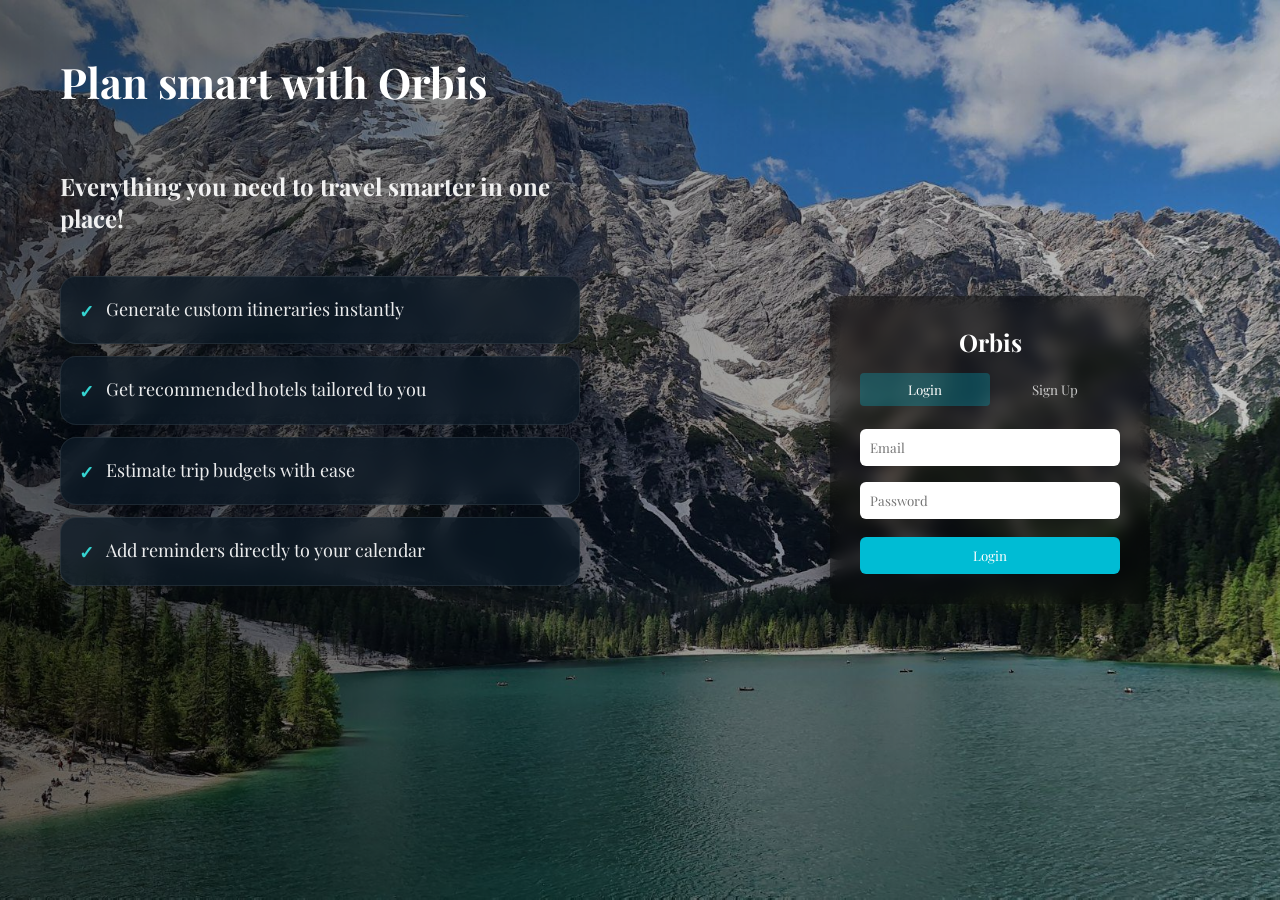
<file: client/index.html>
<!DOCTYPE html>
<html lang="en">
<head>
    <meta charset="UTF-8">
    <meta name="viewport" content="width=device-width, initial-scale=1.0">
    <title>Orbis</title>

    <link rel="stylesheet" href="css/style.css">
</head>

<body>

    <div class="overlay"></div>

    <div class="container">

        <!-- LEFT TEXT -->
        <div class="left">
            <h1>Plan smart with Orbis</h1>
            <br>
            <br>

            <div class="feature-list">
                <h2>Everything you need to travel smarter in one place!</h2>
                 <br>
                 <br>
                <ul>
                    <li>Generate custom itineraries instantly</li>
                    <li>Get recommended hotels tailored to you</li>
                    <li>Estimate trip budgets with ease</li>
                    <li>Add reminders directly to your calendar</li>
                </ul>
            </div>
        </div>

        <!-- RIGHT LOGIN -->
        <div class="right">
            <div class="login-box">

                <h2 class="logo">Orbis</h2>

                <div class="toggle">
                    <button id="loginBtn" class="active">Login</button>
                    <button id="signupBtn">Sign Up</button>
                </div>

                <!-- LOGIN -->
                <form id="loginForm">
                    <input type="email" placeholder="Email" required>
                    <input type="password" placeholder="Password" required>
                    <button type="submit">Login</button>
                </form>

                <!-- SIGNUP -->
                <form id="signupForm" class="hidden">
                    <input type="text" placeholder="Name" required>
                    <input type="email" placeholder="Email" required>
                    <input type="password" placeholder="Password" required>
                    <button type="submit">Sign Up</button>
                </form>

            </div>
        </div>

    </div>

    <script src="js/main.js"></script>
</body>
</html>
</file>
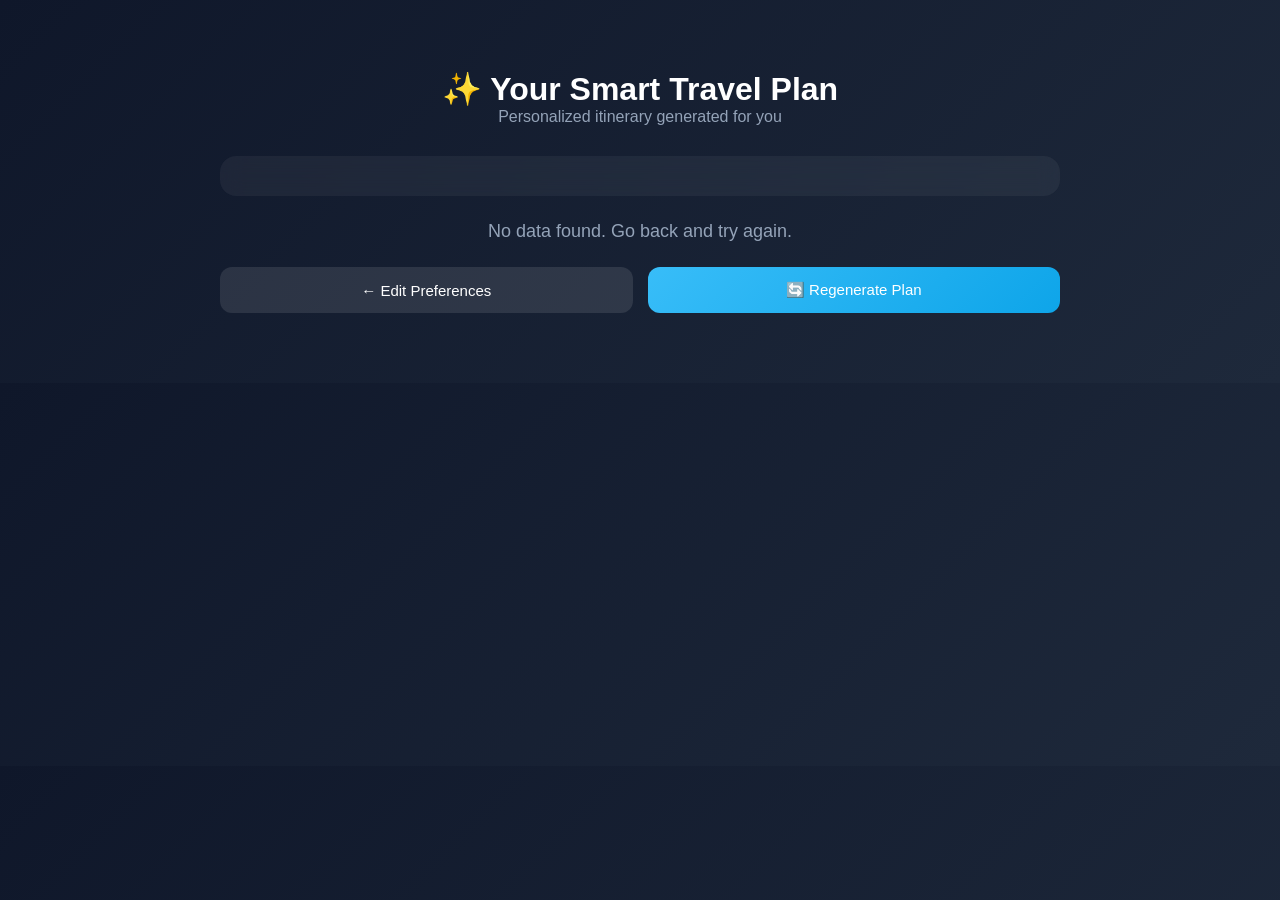
<file: client/pages/iternary.html>
<!DOCTYPE html>
<html lang="en">
<head>
<meta charset="UTF-8">
<meta name="viewport" content="width=device-width, initial-scale=1.0">
<title>Orbis - Itinerary</title>

<style>
* {
    margin: 0;
    padding: 0;
    box-sizing: border-box;
}

body {
    font-family: 'Segoe UI', sans-serif;
    background: linear-gradient(135deg, #0f172a, #1e293b);
    color: white;
}

/* Container */
.container {
    max-width: 900px;
    margin: 40px auto;
    padding: 30px;
}

/* Header */
.header {
    text-align: center;
    margin-bottom: 30px;
}

.header h1 {
    font-size: 32px;
}

.header p {
    color: #94a3b8;
}

/* Summary Card */
.summary {
    background: rgba(255,255,255,0.05);
    padding: 20px;
    border-radius: 16px;
    margin-bottom: 25px;
    backdrop-filter: blur(10px);
}

/* Day Cards */
.day {
    background: rgba(255,255,255,0.06);
    padding: 20px;
    border-radius: 14px;
    margin-bottom: 15px;
    transition: 0.3s;
}

.day:hover {
    transform: translateY(-4px);
    background: rgba(255,255,255,0.1);
}

.day h3 {
    margin-bottom: 10px;
    color: #38bdf8;
}

/* Buttons */
.button-group {
    margin-top: 25px;
    display: flex;
    gap: 15px;
}

.btn {
    flex: 1;
    padding: 14px;
    border-radius: 12px;
    border: none;
    font-size: 15px;
    cursor: pointer;
    transition: 0.3s;
}

/* Primary Button */
.btn-primary {
    background: linear-gradient(135deg, #38bdf8, #0ea5e9);
    color: white;
}

.btn-primary:hover {
    transform: scale(1.05);
}

/* Secondary Button */
.btn-secondary {
    background: rgba(255,255,255,0.1);
    color: white;
}

.btn-secondary:hover {
    background: rgba(255,255,255,0.2);
}

/* Loading */
.loading {
    text-align: center;
    font-size: 18px;
    color: #94a3b8;
}
</style>
</head>

<body>

<div class="container">

    <!-- Header -->
    <div class="header">
        <h1>✨ Your Smart Travel Plan</h1>
        <p>Personalized itinerary generated for you</p>
    </div>

    <!-- Summary -->
    <div id="summary" class="summary"></div>

    <!-- Loading -->
    <div id="loading" class="loading">Generating your plan... 🤖</div>

    <!-- Itinerary -->
    <div id="itinerary"></div>

    <!-- Buttons -->
    <div class="button-group">
        <button class="btn btn-secondary" onclick="goBack()">← Edit Preferences</button>
        <button class="btn btn-primary" onclick="regenerate()">🔄 Regenerate Plan</button>
    </div>

</div>

<script>
let data = JSON.parse(localStorage.getItem("travelData"));

if(!data){
    document.getElementById("loading").innerHTML = "No data found. Go back and try again.";
} else {

    // Summary Section
    document.getElementById("summary").innerHTML = `
        <h2>${data.destination}</h2>
        <p>${data.days} Days • ₹${data.budget}/day • ${data.vibe}</p>
    `;

    function generatePlan(data){
        let output = "";

        for(let i = 1; i <= data.days; i++){

            let activity = "";
            if(data.vibe === "Adventure"){
                activity = "Trekking, water sports, adventure parks";
            } else if(data.vibe === "Culture"){
                activity = "Museums, temples, historical sites";
            } else {
                activity = "Beaches, cafes, relaxation spots";
            }

            let food = "";
            if(data.food === "Vegetarian"){
                food = "Try vegetarian local meals";
            } else if(data.food === "Vegan"){
                food = "Visit vegan-friendly cafes";
            } else {
                food = "Enjoy local cuisine";
            }

            output += `
            <div class="day">
                <h3>Day ${i}</h3>
                <p>📍 ${data.destination}</p>
                <p>🏃 ${activity}</p>
                <p>🍽 ${food}</p>
                <p>💰 ₹${data.budget} budget</p>
            </div>
            `;
        }

        return output;
    }

    // Simulate AI delay
    setTimeout(() => {
        document.getElementById("loading").style.display = "none";
        document.getElementById("itinerary").innerHTML = generatePlan(data);
    }, 1200);
}

// Buttons
function goBack(){
    window.location.href = "preferences.html";
}

function regenerate(){
    location.reload();
}
</script>

</body>
</html>
</file>
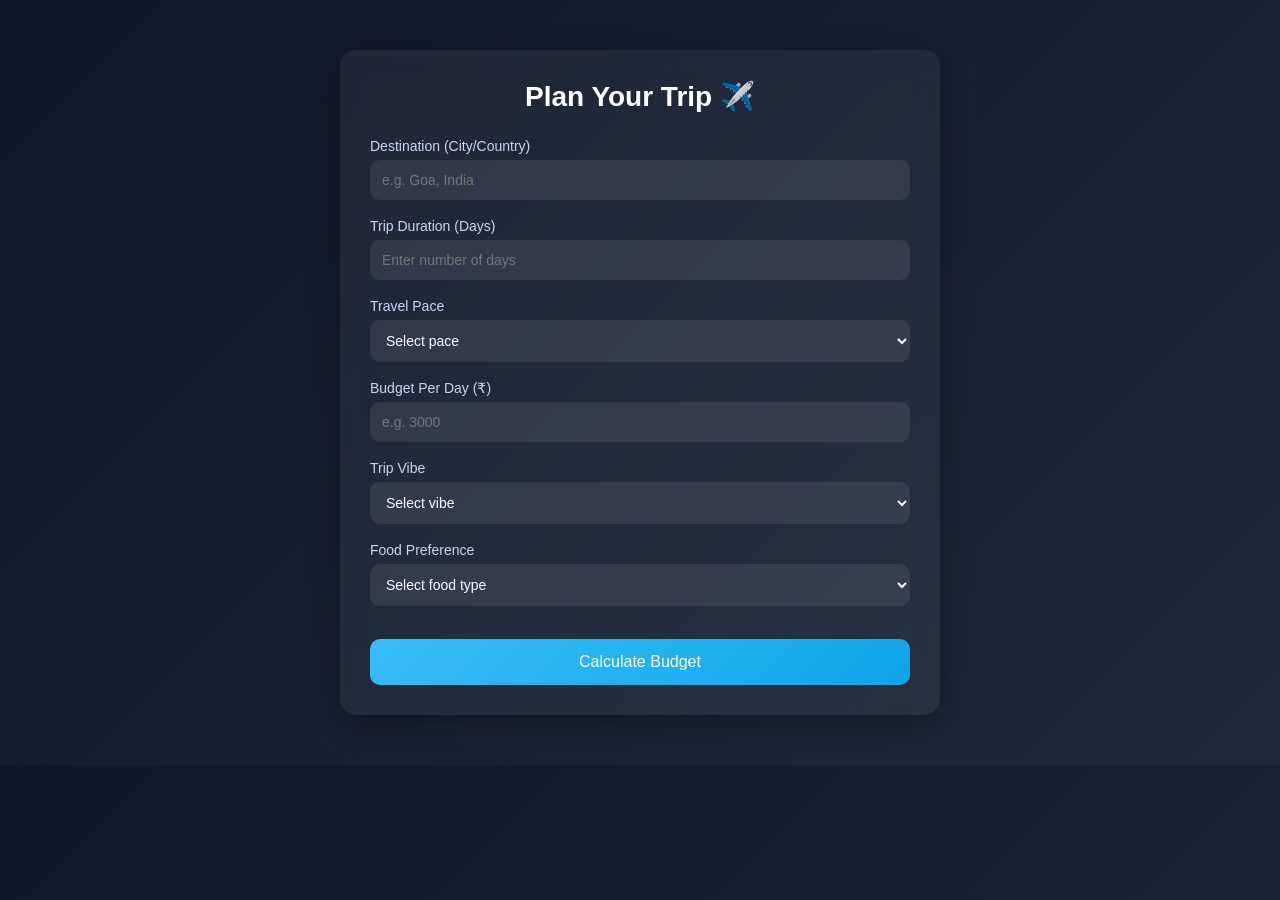
<file: client/pages/preferance.html>
<!DOCTYPE html>
<html lang="en">
<head>
<meta charset="UTF-8">
<meta name="viewport" content="width=device-width, initial-scale=1.0">
<title>Orbis - Preferences</title>

<style>
* {
    margin: 0;
    padding: 0;
    box-sizing: border-box;
}

body {
    font-family: 'Segoe UI', sans-serif;
    background: linear-gradient(135deg, #0f172a, #1e293b);
    color: white;
}

/* Container */
.container {
    max-width: 600px;
    margin: 50px auto;
    padding: 30px;
    border-radius: 16px;
    background: rgba(255, 255, 255, 0.05);
    backdrop-filter: blur(12px);
    box-shadow: 0 8px 30px rgba(0,0,0,0.3);
}

/* Title */
h1 {
    text-align: center;
    margin-bottom: 25px;
    font-size: 28px;
}

/* Form Group */
.form-group {
    margin-bottom: 18px;
}

/* Labels */
label {
    display: block;
    margin-bottom: 6px;
    font-size: 14px;
    color: #cbd5f5;
}

/* Inputs */
select {
    background-color: #1e293b;
    color: white;
}

option {
    background-color: #1e293b;
    color: white;
}

input, select {
    width: 100%;
    padding: 12px;
    border-radius: 10px;
    border: none;
    outline: none;
    font-size: 14px;
    background: rgba(255,255,255,0.08);
    color: white;
}

/* Focus effect */
input:focus, select:focus {
    border: 1px solid #38bdf8;
    background: rgba(255,255,255,0.12);
}

/* Button */
button {
    width: 100%;
    padding: 14px;
    margin-top: 15px;
    border-radius: 10px;
    border: none;
    background: linear-gradient(135deg, #38bdf8, #0ea5e9);
    color: white;
    font-size: 16px;
    cursor: pointer;
    transition: 0.3s;
}

button:hover {
    transform: scale(1.03);
}

/* Result box */
.result {
    margin-top: 20px;
    padding: 15px;
    border-radius: 12px;
    background: rgba(255,255,255,0.08);
}

/* Next button hidden initially */
#nextBtn {
    display: none;
}


</style>
</head>

<body>

<div class="container">
<h1>Plan Your Trip ✈️</h1>

<form id="form">

    <div class="form-group">
        <label>Destination (City/Country)</label>
        <input type="text" id="destination" placeholder="e.g. Goa, India" required>
    </div>

    <div class="form-group">
        <label>Trip Duration (Days)</label>
        <input type="number" id="days" min="1" placeholder="Enter number of days" required>
    </div>

    <div class="form-group">
        <label>Travel Pace</label>
        <select id="pace" required>
            <option value="">Select pace</option>
            <option>Relaxed</option>
            <option>Moderate</option>
            <option>Fast</option>
        </select>
    </div>

    <div class="form-group">
        <label>Budget Per Day (₹)</label>
        <input type="number" id="budget" placeholder="e.g. 3000" required>
    </div>

    <div class="form-group">
        <label>Trip Vibe</label>
        <select id="vibe" required>
            <option value="">Select vibe</option>
            <option>Adventure</option>
            <option>Culture</option>
            <option>Relaxation</option>
        </select>
    </div>

    <div class="form-group">
        <label>Food Preference</label>
        <select id="food" required>
            <option value="">Select food type</option>
            <option>Vegetarian</option>
            <option>Non-Vegetarian</option>
            <option>Vegan</option>
        </select>
    </div>

    <button type="submit">Calculate Budget</button>

</form>

<div id="result" class="result" style="display:none;"></div>

<button id="nextBtn">Generate Itinerary 🚀</button>

</div>

<script>
let travelData = {};

document.getElementById("form").addEventListener("submit", function(e){
    e.preventDefault();

    let destination = document.getElementById("destination").value;
    let days = parseInt(document.getElementById("days").value);
    let pace = document.getElementById("pace").value;
    let budget = parseInt(document.getElementById("budget").value);
    let vibe = document.getElementById("vibe").value;
    let food = document.getElementById("food").value;

    let total = budget * days;

    // Save data
    travelData = { destination, days, pace, budget, vibe, food, total };
    localStorage.setItem("travelData", JSON.stringify(travelData));

    // Show result
    let resultDiv = document.getElementById("result");
    resultDiv.style.display = "block";

    resultDiv.innerHTML = `
        <h3>Estimated Budget</h3>
        <p><strong>Per Day:</strong> ₹${budget}</p>
        <p><strong>Total Cost:</strong> ₹${total}</p>
    `;

    document.getElementById("nextBtn").style.display = "block";
});

// Redirect
document.getElementById("nextBtn").addEventListener("click", function(){
    window.location.href = "itinerary.html";
});
</script>

</body>
</html>
</file>
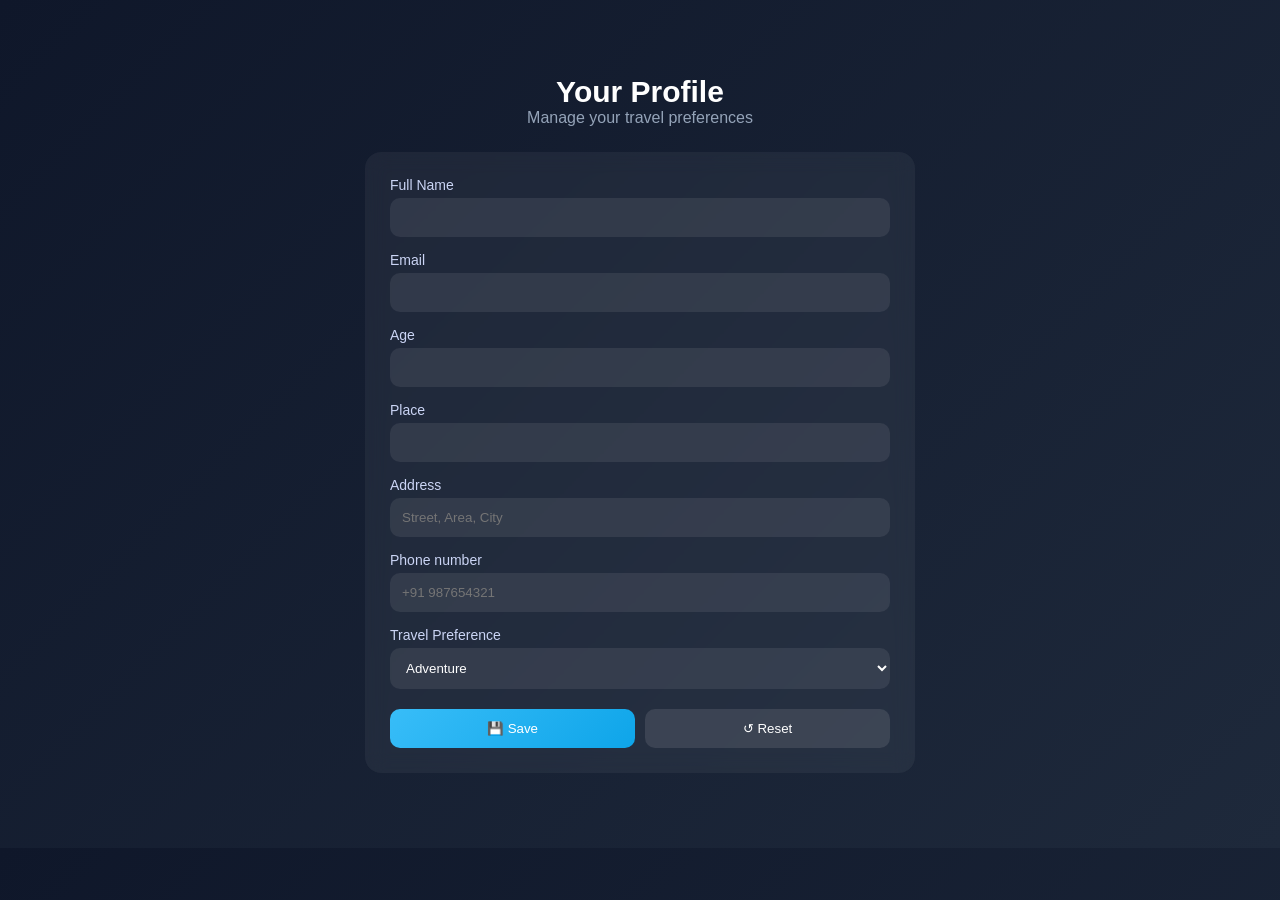
<file: client/pages/profile.html>
<!DOCTYPE html>
<html lang="en">
<head>
<meta charset="UTF-8">
<meta name="viewport" content="width=device-width, initial-scale=1.0">
<title>Orbis - Profile</title>

<style>
* {
    margin: 0;
    padding: 0;
    box-sizing: border-box;
}
body {
    font-family: 'Segoe UI', sans-serif;
    background: linear-gradient(135deg, #0f172a, #1e293b);
    color: white;
}
.container {
    max-width: 600px;
    margin: 50px auto;
    padding: 25px;
}
.header {
    text-align: center;
    margin-bottom: 25px;
}
.header h1 {
    font-size: 30px;
}
.header p {
    color: #94a3b8;
}
.profile-card {
    background: rgba(255,255,255,0.05);
    padding: 25px;
    border-radius: 16px;
    backdrop-filter: blur(10px);
}
.input-group {
    margin-bottom: 15px;
}
.input-group label {
    font-size: 14px;
    color: #cbd5f5;
    display: block;
    margin-bottom: 5px;
}
.input-group input,
.input-group select {
    width: 100%;
    padding: 12px;
    border-radius: 10px;
    border: none;
    outline: none;
    background: rgba(255,255,255,0.08);
    color: white;
}
.input-group input:focus,
.input-group select:focus {
    background: rgba(255,255,255,0.15);
}
.button-group {
    margin-top: 20px;
    display: flex;
    gap: 10px;
}
.btn {
    flex: 1;
    padding: 12px;
    border-radius: 10px;
    border: none;
}
.btn-primary {
    background: linear-gradient(135deg, #38bdf8, #0ea5e9);
    color: white;
}
.btn-primary:hover {
    transform: scale(1.05);
}
.btn-secondary {
    background: rgba(255,255,255,0.1);
    color: white;
}
.btn-secondary:hover {
    background: rgba(255,255,255,0.2);
}

</style>
</head>

<body>

<div class="container">

    <div class="header">
        <h1> Your Profile</h1>
        <p>Manage your travel preferences</p>
    </div>

    <div class="profile-card">
        <form id="profileForm">

            <div class="input-group">
                <label>Full Name</label>
                <input type="text" id="name" required>
            </div>

            <div class="input-group">
                <label>Email</label>
                <input type="email" id="email" required>
            </div>

            <div class="input-group">
                <label>Age</label>
                <input type="number" id="age" min="10" max="100">
            </div>

            <div class="input-group">
                <label>Place</label>
                <input type="text" id="place">
            </div>
            <div class="input-group">
               <label>Address</label>
               <input type="text" id="address" placeholder="Street, Area, City" required>
               </div>
            <div class="input-group">
               <label>Phone number</label>
               <input type="text" id="ph" placeholder="+91 987654321" required>
               </div>

            <div class="input-group">
                <label>Travel Preference</label>
                <select id="preference">
                    <option>Adventure</option>
                    <option>Culture</option>
                    <option>Relaxation</option>
                </select>
            </div>

            <div class="button-group">
                <button type="submit" class="btn btn-primary">💾 Save</button>
                <button type="button" class="btn btn-secondary" onclick="loadProfile()">↺ Reset</button>
            </div>
        </form>
    </div>
</div>
<script>
    let user = {
        name: document.getElementById("name").value,
        email: document.getElementById("email").value,
        age: document.getElementById("age").value,
        place: document.getElementById("place").value,
        address: document.getElementById("address").value,
        address: document.getElementById("ph").value,
        preference: document.getElementById("preference").value
    };

    localStorage.setItem("userProfile", JSON.stringify(user));

    alert("Profile saved successfully! ✅");

loadProfile();
</script>
</body>
</html>
</file>
<file: client/css/style.css>
@import url('https://fonts.googleapis.com/css2?family=Playfair+Display:wght@400;500;600;700&display=swap');

* {
    margin: 0;
    padding: 0;
    box-sizing: border-box;
    font-family: 'Playfair Display', serif;
}

/* BACKGROUND IMAGE */
body {
    height: 100vh;
    background: url("../assets/images/bg.jpeg") no-repeat center center/cover;
}

/* DARK + GRADIENT OVERLAY */
.overlay {
    position: fixed;
    width: 100%;
    height: 100%;

    background: linear-gradient(
        to right,
        rgba(0,0,0,0.6),
        rgba(0,0,0,0.2)
    );

    z-index: 0;
}

/* LAYOUT */
.container {
    position: relative;
    display: flex;
    height: 100%;
    z-index: 1;
}

/* LEFT TEXT */
.left {
    flex: 1;
    display: flex;
    flex-direction: column;
    align-items: flex-start;
    padding: 60px;
    color: white;
}

.left h1 {
    font-size: 42px;
    font-weight: bold;
    line-height: 1.05;
}

.feature-list {
    margin-top: 24px;
    max-width: 520px;
    color: rgba(255,255,255,0.92);
}

.feature-list p {
    margin-bottom: 22px;
    font-size: 20px;
    color: rgba(238, 245, 255, 0.82);
    line-height: 1.7;
    max-width: 460px;
}

.feature-list ul {
    list-style: none;
    padding: 0;
    margin: 0;
    display: grid;
    gap: 12px;
}

.feature-list li {
    display: flex;
    align-items: flex-start;
    gap: 12px;
    padding: 16px 18px;
    margin: 0;
    font-size: 18px;
    line-height: 1.8;
    background: rgba(12, 25, 38, 0.72);
    border: 1px solid rgba(255, 255, 255, 0.08);
    border-radius: 16px;
    backdrop-filter: blur(10px);
    box-shadow: 0 20px 45px rgba(0,0,0,0.2);
    transition: transform 0.25s ease, box-shadow 0.25s ease, background-color 0.25s ease;
}

.feature-list li:hover {
    transform: translateY(-2px);
    box-shadow: 0 24px 50px rgba(0,0,0,0.26);
    background: rgba(15, 35, 50, 0.82);
}

.feature-list li::before {
    content: '✓';
    color: #35d3d0;
    font-weight: 700;
    margin-top: 2px;
}

/* RIGHT SIDE */
.right {
    flex: 1;
    display: flex;
    justify-content: center;
    align-items: center;
}

/* LOGIN BOX (GLASS EFFECT) */
.login-box {
    width: 320px;
    padding: 30px;

    background: rgba(0, 0, 0, 0.5);
    backdrop-filter: blur(8px);

    border-radius: 12px;
    color: white;
    text-align: center;

    box-shadow: 0 8px 30px rgba(0,0,0,0.5);

    position: relative;
    overflow: hidden;
}

.login-box form {
    position: relative;
    width: 100%;
    transition: opacity 0.4s ease-in-out, transform 0.4s ease-in-out;
}

.login-box form:not(.hidden) {
    opacity: 1;
    transform: translateX(0);
    visibility: visible;
}


/* LOGO */
.logo {
    margin-bottom: 15px;
}

/* TOGGLE */
.toggle {
    display: flex;
    margin-bottom: 15px;
    position: relative;
}

.toggle::after {
    content: '';
    position: absolute;
    top: 0;
    left: 0;
    width: 50%;
    height: 100%;
    background: rgba(0, 188, 212, 0.28);
    transition: left 0.4s ease-in-out;
    border-radius: 4px;
    z-index: 0;
}

.toggle button {
    flex: 1;
    padding: 8px;
    border: none;
    cursor: pointer;
    background: transparent;
    color: rgba(255,255,255,0.75);
    transition: color 0.3s ease-in-out;
    position: relative;
    z-index: 2;
}

.toggle button.active {
    color: #ffffff;
}

.toggle.signup-active::after {
    left: 50%;
}


/* INPUTS */
input {
    width: 100%;
    padding: 10px;
    margin: 8px 0;

    border: none;
    border-radius: 6px;
}

/* BUTTON */
form button {
    width: 100%;
    padding: 10px;
    background: #00bcd4;
    border: none;
    color: white;
    cursor: pointer;
    border-radius: 6px;
    margin-top: 10px;
}

/* HIDE */
.hidden {
    display: none;
    opacity: 0;
    transform: translateX(20px);
    visibility: hidden;
    pointer-events: none;
}
</file>
